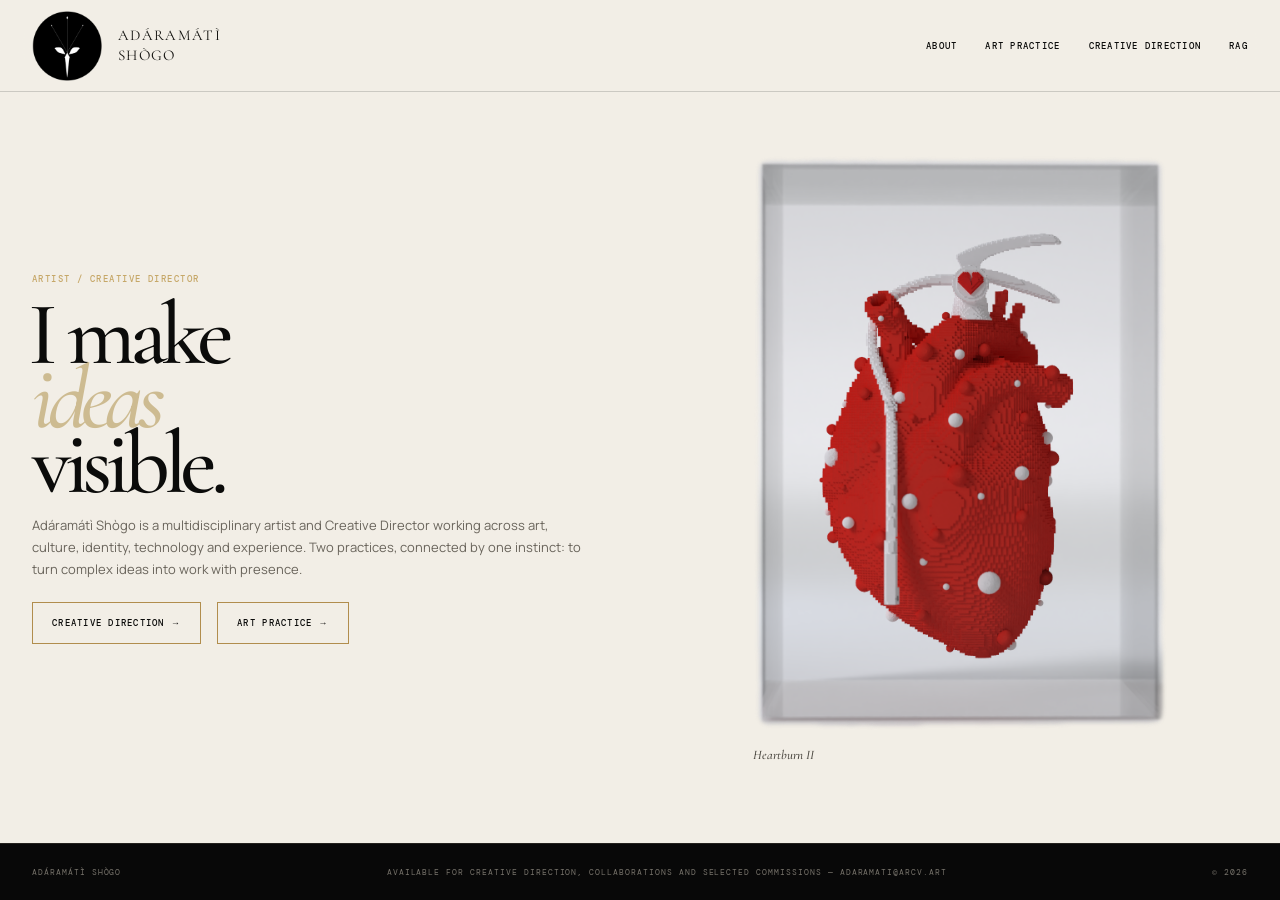
<file: index.html>
<!doctype html>
<html lang="en">
<head>
<meta charset="utf-8" />
<meta name="viewport" content="width=device-width,initial-scale=1" />
<title>Adáramátì Shògo — Creative Director &amp; Multidisciplinary Artist</title>
<meta name="description" content="Adáramátì Shògo is a Creative Director and multidisciplinary artist working across art, culture, identity, technology and experience. Explore creative direction and the art practice." />
<meta name="theme-color" content="#f2eee6" />
<link rel="icon" type="image/png" href="images/mark-round.png" />
<link rel="stylesheet" href="shared.css" />
<style>
html,body{height:100%}
body{overflow:hidden;display:flex;flex-direction:column}
main{flex:1;display:flex;padding-top:92px;min-height:0}
.hero{flex:1;padding-bottom:2vh;display:grid;grid-template-columns:1.15fr .85fr;column-gap:4vw;align-items:center;min-height:0}
h1{font:500 clamp(52px,7vw,120px)/.72 "Cormorant Garamond";letter-spacing:-.07em;margin:18px 0;text-indent:-.04em}
h1 em{font-style:italic;color:#cdbb91}
.intro{max-width:560px;color:#69645b;font-size:13px;line-height:1.7}
.actions{display:flex;gap:16px;margin-top:22px}
.art{display:flex;flex-direction:column;align-items:flex-start;justify-content:center;height:100%}
.art img{width:auto;height:auto;max-width:100%;max-height:64vh;display:block}
.art-caption{margin-top:16px}
.art-caption .title{display:block;font:500 13px "Cormorant Garamond";font-style:italic;color:#4a463f}
footer{flex-shrink:0}
@media(max-width:750px){
html,body{height:auto}
body{overflow:visible}
main{flex:none;display:block;padding-top:80px;min-height:0}
.hero{flex:none;display:block;padding-block:4vh;min-height:0}
.art{order:-1;padding-top:3vh;align-items:center;height:auto;display:flex}
.art-caption{text-align:center}
.art img{max-height:38vh}
.actions{flex-wrap:wrap}
footer{flex-shrink:unset}
}
</style>
</head>
<body>

<header>
<div class="container nav">
<a class="brand" href="index.html">
<img src="images/mark-round.png" alt="" />
<span class="brand-text"><span>Adáramátì</span><span>Shògo</span></span>
</a>
<input type="checkbox" id="nav-toggle" class="nav-toggle" />
<label for="nav-toggle" class="nav-burger" aria-label="Menu"><span></span><span></span><span></span></label>
<nav>
<a href="about.html">About</a>
<a href="art.html">Art Practice</a>
<a href="creative-direction.html">Creative Direction</a>
<a href="rag.html">RAG</a>
</nav>
</div>
</header>

<main>
<section class="hero container">
<div class="copy">
<div class="mono gold">Artist / Creative Director</div>
<h1>I make<br><em>ideas</em><br>visible.</h1>
<p class="intro">Adáramátì Shògo is a multidisciplinary artist and Creative Director working across art, culture, identity, technology and experience. Two practices, connected by one instinct: to turn complex ideas into work with presence.</p>
<div class="actions">
<a class="button" href="creative-direction.html">Creative Direction →</a>
<a class="button" href="art.html">Art Practice →</a>
</div>
</div>
<div class="art">
<img src="images/heartburn-ii-sculpture.png" alt="Heartburn II, resin sculpture" />
<div class="art-caption">
<span class="title">Heartburn II</span>
</div>
</div>
</section>
</main>

<footer>
<div class="container foot">
<span>Adáramátì Shògo</span>
<span>Available for creative direction, collaborations and selected commissions — <a href="mailto:adaramati@arcv.art">adaramati@arcv.art</a></span>
<span>© 2026</span>
</div>
</footer>

</body>
</html>
</file>
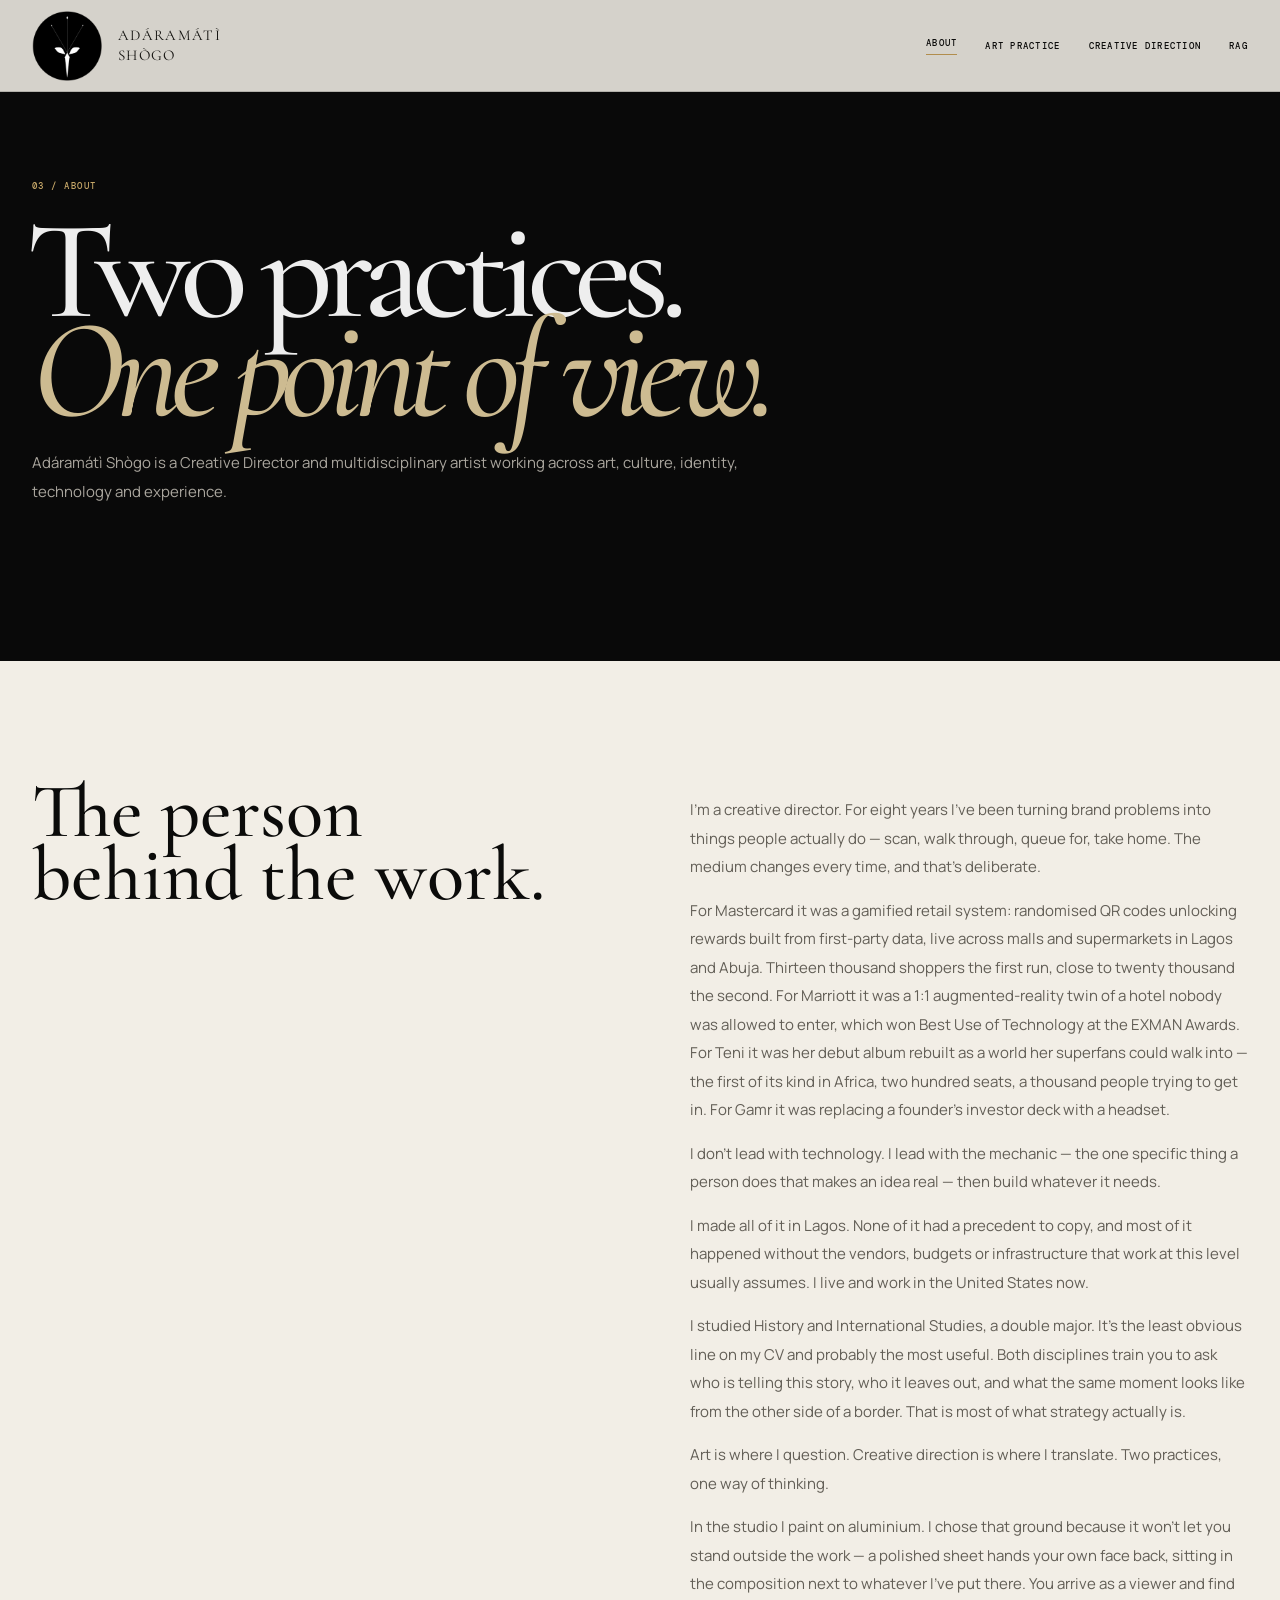
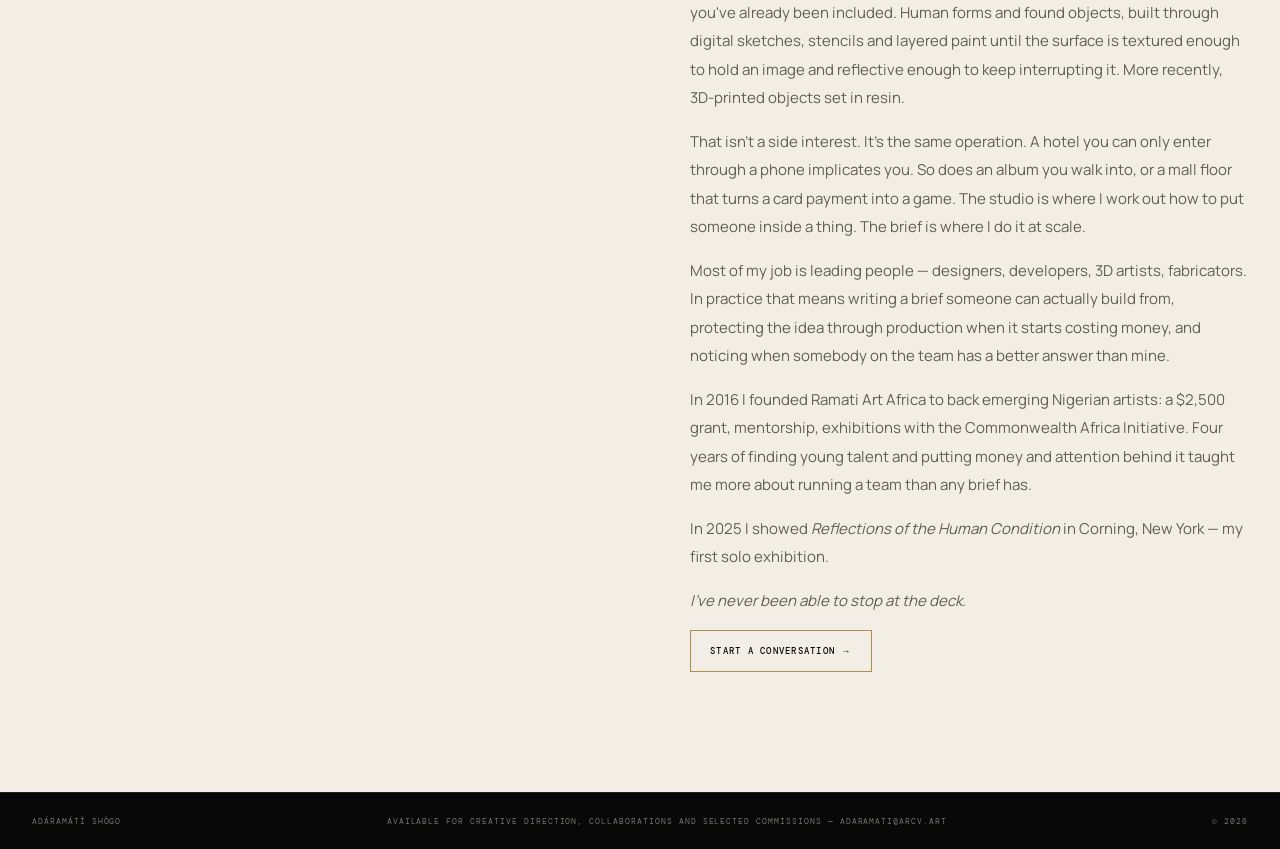
<file: about.html>
<!doctype html>
<html lang="en">
<head>
<meta charset="utf-8" />
<meta name="viewport" content="width=device-width,initial-scale=1" />
<title>About — Adáramátì Shògo</title>
<meta name="description" content="Adáramátì Shògo — Creative Director and multidisciplinary artist working across art, culture, identity, technology and experience." />
<meta name="theme-color" content="#090909" />
<link rel="icon" type="image/png" href="images/mark-round.png" />
<link rel="stylesheet" href="shared.css" />
<style>
.hero{padding:180px 0 140px;background:#090909;color:#eee}
h1{font:500 clamp(75px,11vw,160px)/.7 "Cormorant Garamond";letter-spacing:-.07em;margin:30px 0;text-indent:-.04em}
h1 em{font-style:italic;color:#cdbb91}
p{max-width:760px;font-size:15px;line-height:1.9;color:#aaa69e}
.body{padding:120px 0}
.grid{display:grid;grid-template-columns:1fr 1fr;gap:100px}
.grid h2{font:500 clamp(50px,6vw,90px)/.82 "Cormorant Garamond";margin:0}
.grid p{color:#625e56}
@media(max-width:750px){.grid{grid-template-columns:1fr;gap:45px}
}
</style>
</head>
<body>

<header>
<div class="container nav">
<a class="brand" href="index.html">
<img src="images/mark-round.png" alt="" />
<span class="brand-text"><span>Adáramátì</span><span>Shògo</span></span>
</a>
<input type="checkbox" id="nav-toggle" class="nav-toggle" />
<label for="nav-toggle" class="nav-burger" aria-label="Menu"><span></span><span></span><span></span></label>
<nav>
<a href="about.html" class="active">About</a>
<a href="art.html">Art Practice</a>
<a href="creative-direction.html">Creative Direction</a>
<a href="rag.html">RAG</a>
</nav>
</div>
</header>

<main>
<section class="hero">
<div class="container">
<div class="mono" style="color:#c6a768">03 / About</div>
<h1>Two practices.<br><em>One point of view.</em></h1>
<p>Adáramátì Shògo is a Creative Director and multidisciplinary artist working across art, culture, identity, technology and experience.</p>
</div>
</section>

<section class="body">
<div class="container grid">
<div>
<h2>The person<br>behind the work.</h2>
</div>
<div>
<p>I'm a creative director. For eight years I've been turning brand problems into things people actually do — scan, walk through, queue for, take home. The medium changes every time, and that's deliberate.</p>
<p>For Mastercard it was a gamified retail system: randomised QR codes unlocking rewards built from first-party data, live across malls and supermarkets in Lagos and Abuja. Thirteen thousand shoppers the first run, close to twenty thousand the second. For Marriott it was a 1:1 augmented-reality twin of a hotel nobody was allowed to enter, which won Best Use of Technology at the EXMAN Awards. For Teni it was her debut album rebuilt as a world her superfans could walk into — the first of its kind in Africa, two hundred seats, a thousand people trying to get in. For Gamr it was replacing a founder's investor deck with a headset.</p>
<p>I don't lead with technology. I lead with the mechanic — the one specific thing a person does that makes an idea real — then build whatever it needs.</p>
<p>I made all of it in Lagos. None of it had a precedent to copy, and most of it happened without the vendors, budgets or infrastructure that work at this level usually assumes. I live and work in the United States now.</p>
<p>I studied History and International Studies, a double major. It's the least obvious line on my CV and probably the most useful. Both disciplines train you to ask who is telling this story, who it leaves out, and what the same moment looks like from the other side of a border. That is most of what strategy actually is.</p>
<p>Art is where I question. Creative direction is where I translate. Two practices, one way of thinking.</p>
<p>In the studio I paint on aluminium. I chose that ground because it won't let you stand outside the work — a polished sheet hands your own face back, sitting in the composition next to whatever I've put there. You arrive as a viewer and find you've already been included. Human forms and found objects, built through digital sketches, stencils and layered paint until the surface is textured enough to hold an image and reflective enough to keep interrupting it. More recently, 3D-printed objects set in resin.</p>
<p>That isn't a side interest. It's the same operation. A hotel you can only enter through a phone implicates you. So does an album you walk into, or a mall floor that turns a card payment into a game. The studio is where I work out how to put someone inside a thing. The brief is where I do it at scale.</p>
<p>Most of my job is leading people — designers, developers, 3D artists, fabricators. In practice that means writing a brief someone can actually build from, protecting the idea through production when it starts costing money, and noticing when somebody on the team has a better answer than mine.</p>
<p>In 2016 I founded Ramati Art Africa to back emerging Nigerian artists: a $2,500 grant, mentorship, exhibitions with the Commonwealth Africa Initiative. Four years of finding young talent and putting money and attention behind it taught me more about running a team than any brief has.</p>
<p>In 2025 I showed <em>Reflections of the Human Condition</em> in Corning, New York — my first solo exhibition.</p>
<p><em>I've never been able to stop at the deck.</em></p>
<a class="button" href="mailto:adaramati@arcv.art">Start a conversation →</a>
</div>
</div>
</section>
</main>

<footer>
<div class="container foot">
<span>Adáramátì Shògo</span>
<span>Available for creative direction, collaborations and selected commissions — <a href="mailto:adaramati@arcv.art">adaramati@arcv.art</a></span>
<span>© 2026</span>
</div>
</footer>

</body>
</html>
</file>
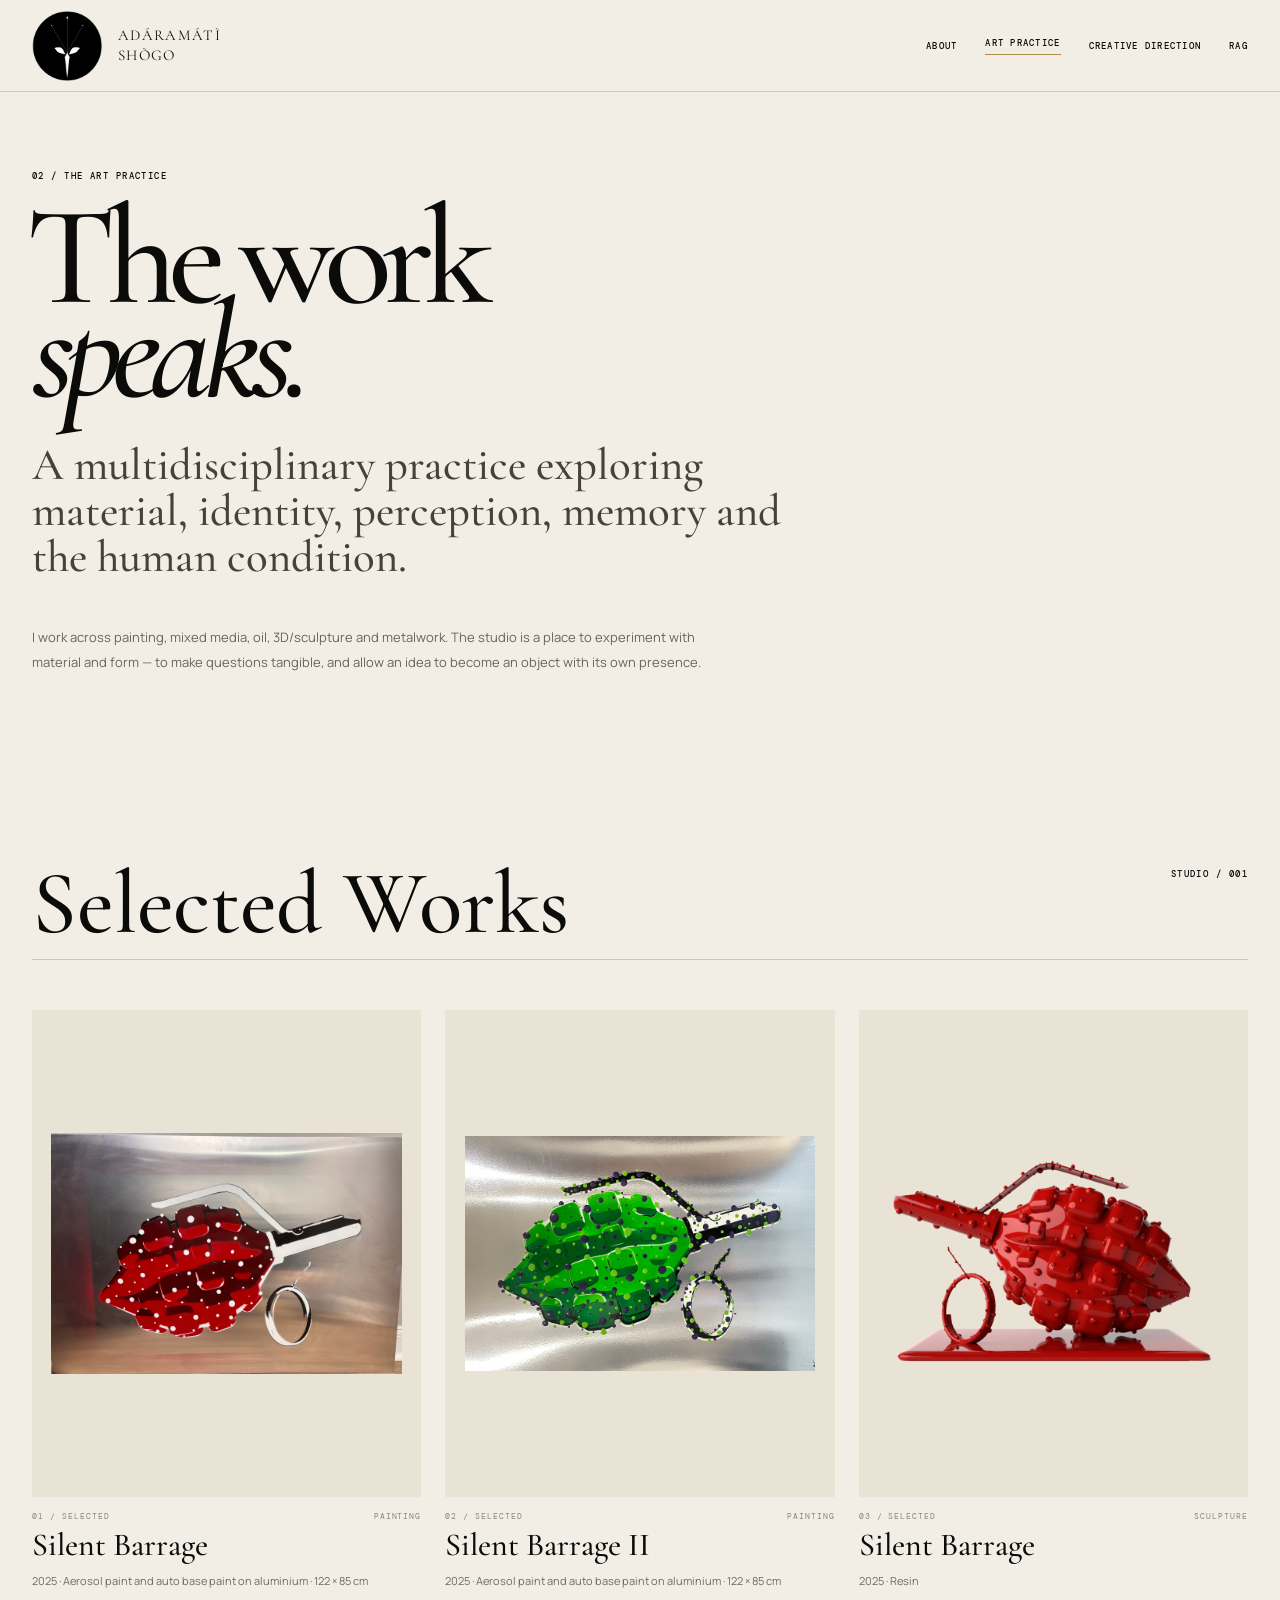
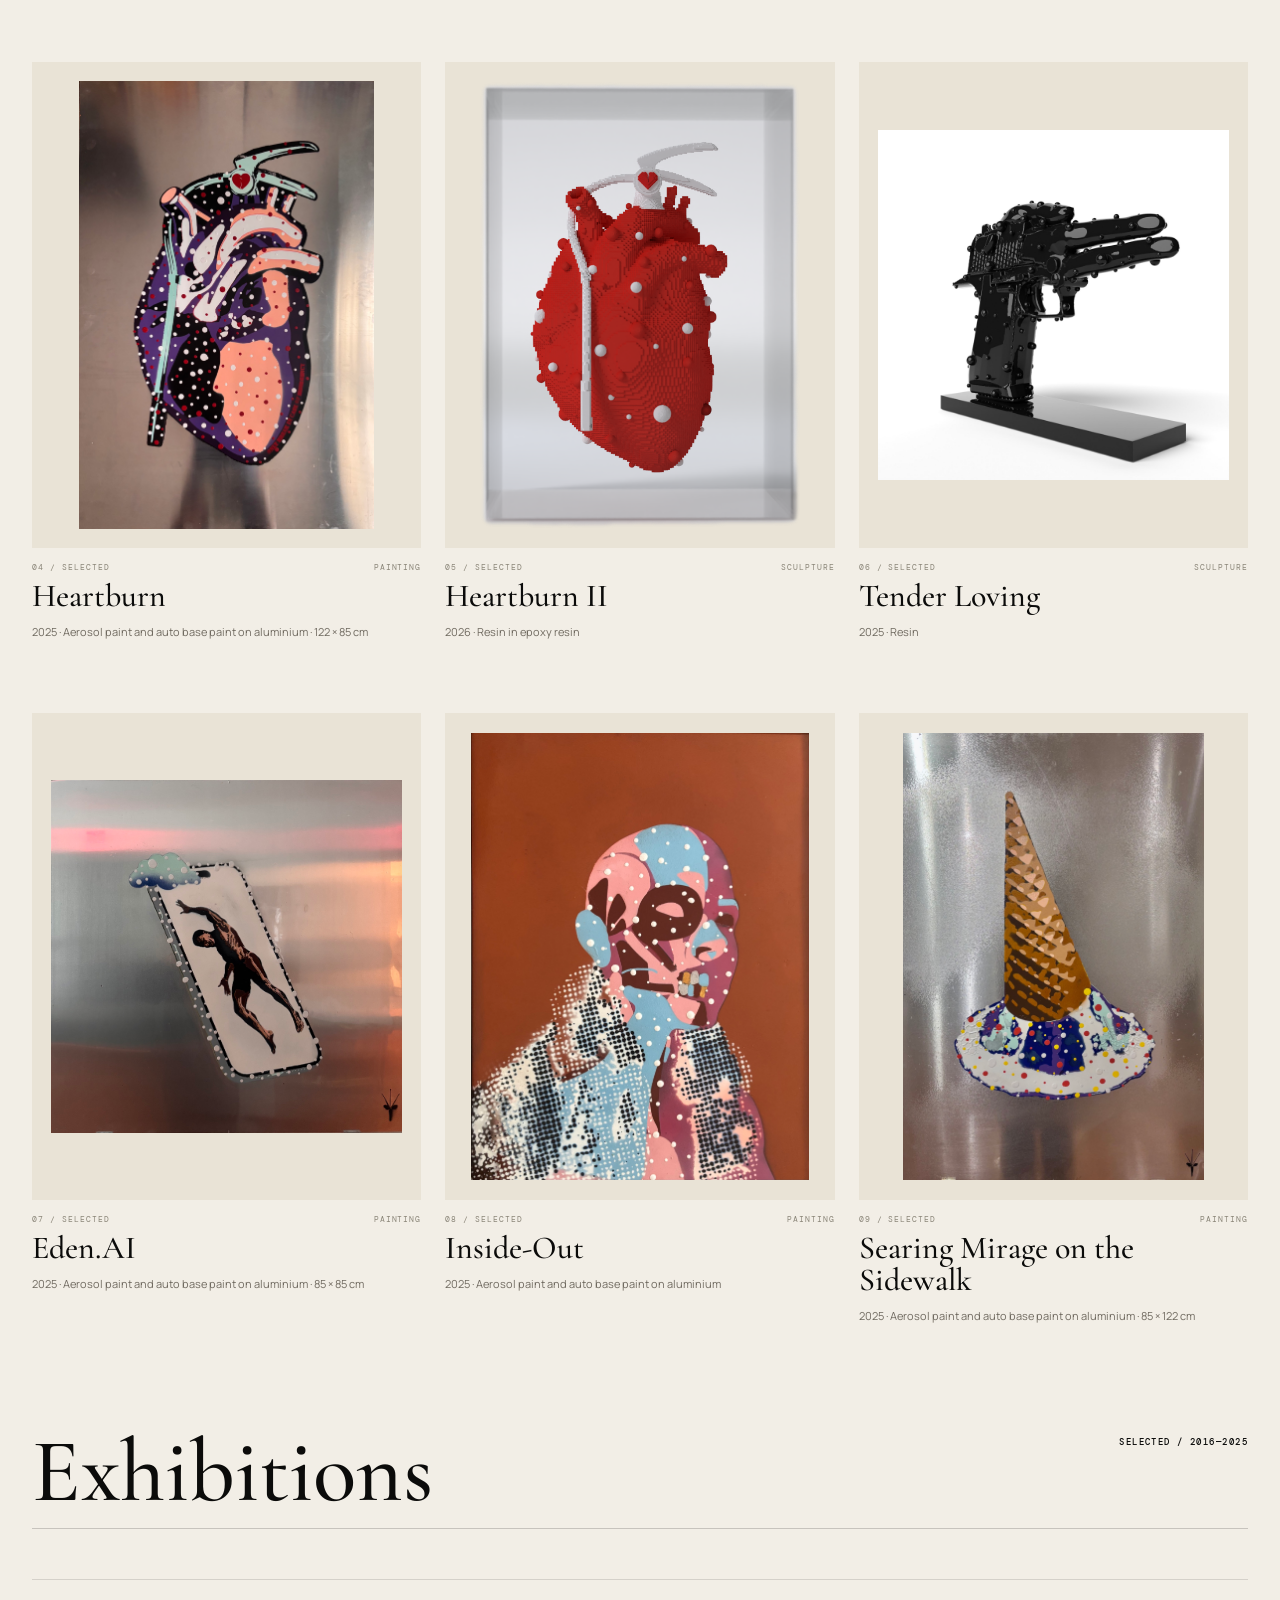
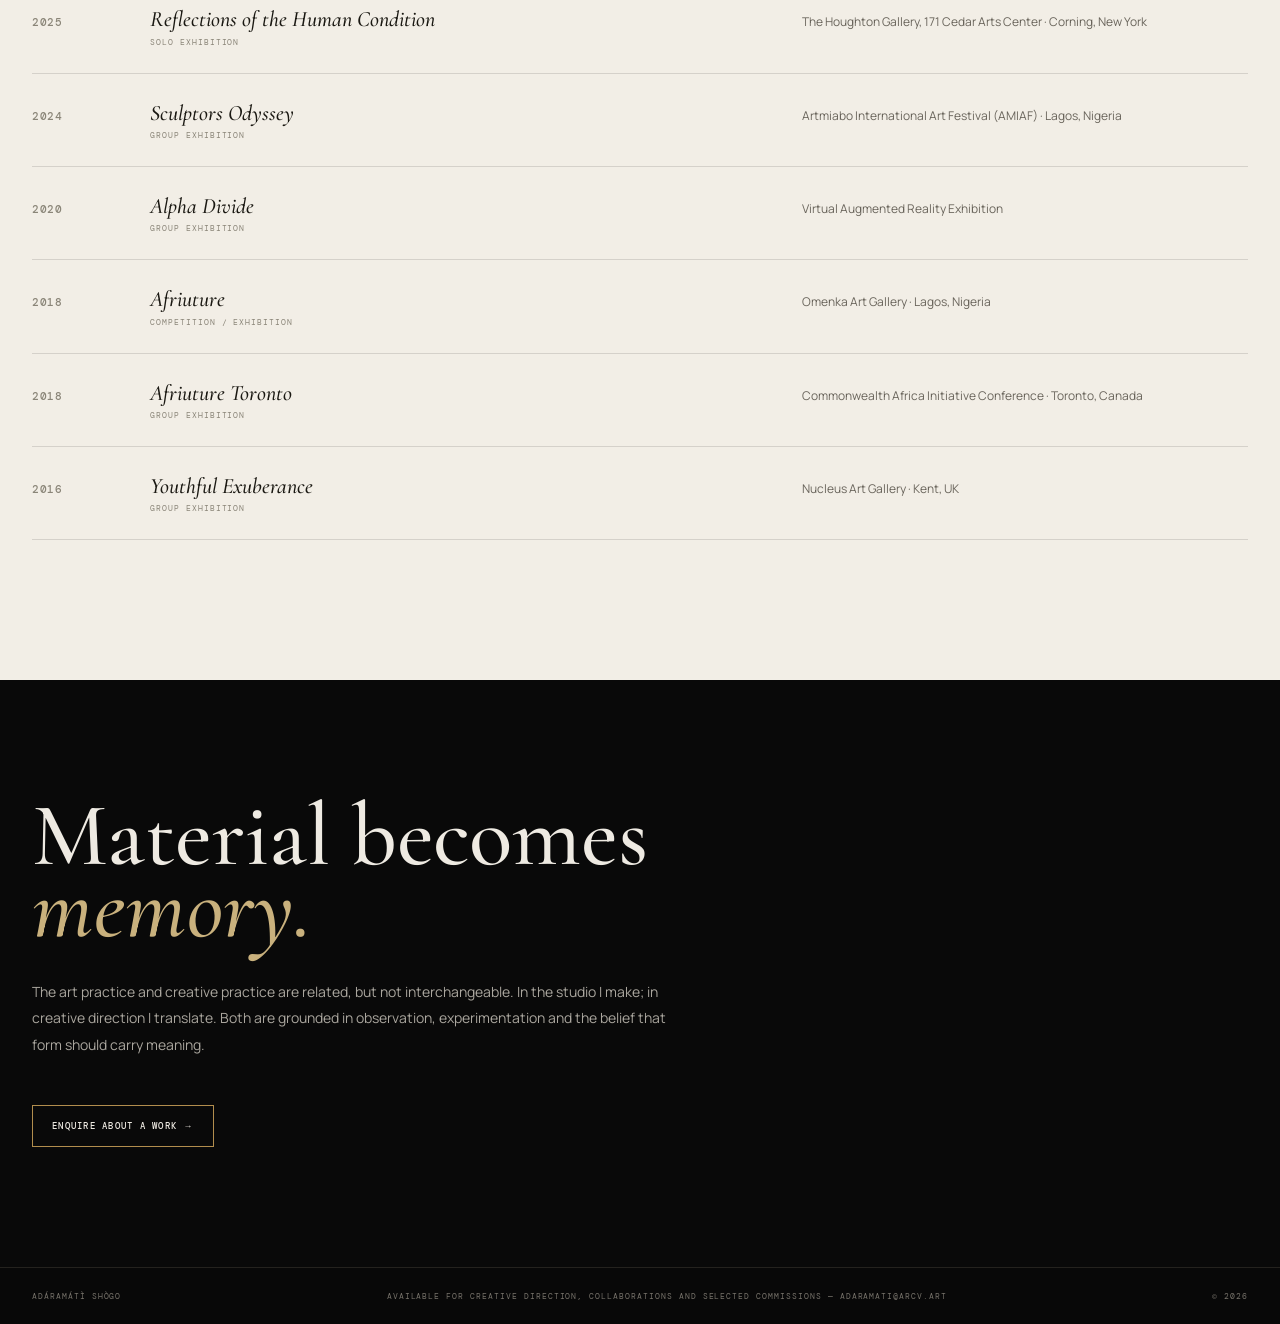
<file: art.html>
<!doctype html>
<html lang="en">
<head>
<meta charset="utf-8" />
<meta name="viewport" content="width=device-width,initial-scale=1" />
<title>Adáramátì Shògo — Art</title>
<meta name="description" content="The art practice of Adáramátì Shògo — painting, mixed media, 3D-printed sculpture and metalwork exploring material, memory and the human condition." />
<meta name="theme-color" content="#f2eee6" />
<link rel="icon" type="image/png" href="images/mark-round.png" />
<link rel="stylesheet" href="shared.css" />
<style>
.hero{padding:170px 0 100px}
.hero h1{font:500 clamp(80px,11vw,175px)/.67 "Cormorant Garamond";letter-spacing:-.07em;margin:28px 0;text-indent:-.04em}
.hero em{font-style:italic}
.lead{max-width:760px;font:500 clamp(27px,3.5vw,48px)/1.02 "Cormorant Garamond";color:#464139}
.bio{max-width:700px;color:#69645b;font-size:13px;line-height:1.9;margin-top:28px}
.gallery{padding:80px 0 40px}
.exhibitions{padding:60px 0 140px}
.exhibit-row{display:grid;grid-template-columns:90px 1.4fr 1fr;gap:28px;padding:26px 0;border-bottom:1px solid rgba(0,0,0,.12);align-items:baseline}
.exhibit-row:first-child{border-top:1px solid rgba(0,0,0,.12)}
.exhibit-year{font:500 11px DM Mono;letter-spacing:.06em;color:#8a8578}
.exhibit-main{display:flex;flex-direction:column;gap:4px}
.exhibit-title{font:500 22px/1.2 "Cormorant Garamond";font-style:italic;color:#1a1812}
.exhibit-type{font:8px DM Mono;letter-spacing:.12em;text-transform:uppercase;color:#8a8578}
.exhibit-venue{font-size:12px;line-height:1.6;color:#69645b}
@media(max-width:700px){
.exhibit-row{grid-template-columns:1fr;gap:6px;padding:22px 0}
.exhibit-year{order:-1}
}
.head{display:flex;justify-content:space-between;border-bottom:1px solid rgba(0,0,0,.18);padding-bottom:20px;margin-bottom:50px}
.head h2{font:500 clamp(55px,7vw,100px)/.8 "Cormorant Garamond";margin:0}
.gallerygrid{display:grid;grid-template-columns:repeat(3,1fr);gap:60px 24px}
.image{aspect-ratio:4/5;background:#e9e3d6;position:relative;overflow:hidden}
.image img{position:absolute;inset:0;width:100%;height:100%;object-fit:contain;padding:5%}
.meta{display:flex;justify-content:space-between;margin-top:14px;font:8px DM Mono;letter-spacing:.12em;text-transform:uppercase;color:#8a8578}
.piece h3{font:500 32px/1 "Cormorant Garamond";margin:8px 0}
.piece p{font-size:11px;line-height:1.7;color:#706a60}
@media(max-width:1100px){.gallerygrid{grid-template-columns:1fr 1fr}}
.dark{background:#090909;color:#eeeae2;padding:120px 0}
.dark h2{font:500 clamp(55px,7vw,105px)/.8 "Cormorant Garamond";margin:0}
.dark em{font-style:italic;color:#c9b17d}
.dark p{max-width:650px;color:#aaa69e;font-size:14px;line-height:1.9;margin-top:35px}
@media(max-width:700px){.gallerygrid{grid-template-columns:1fr}}
</style>
</head>
<body>

<header>
<div class="container nav">
<a class="brand" href="index.html">
<img src="images/mark-round.png" alt="" />
<span class="brand-text"><span>Adáramátì</span><span>Shògo</span></span>
</a>
<input type="checkbox" id="nav-toggle" class="nav-toggle" />
<label for="nav-toggle" class="nav-burger" aria-label="Menu"><span></span><span></span><span></span></label>
<nav>
<a href="about.html">About</a>
<a href="art.html" class="active">Art Practice</a>
<a href="creative-direction.html">Creative Direction</a>
<a href="rag.html">RAG</a>
</nav>
</div>
</header>

<main>
<section class="hero">
<div class="container">
<div class="mono">02 / The Art Practice</div>
<h1>The work<br><em>speaks.</em></h1>
<p class="lead">A multidisciplinary practice exploring material, identity, perception, memory and the human condition.</p>
<p class="bio">I work across painting, mixed media, oil, 3D/sculpture and metalwork. The studio is a place to experiment with material and form — to make questions tangible, and allow an idea to become an object with its own presence.</p>
</div>
</section>

<section class="gallery">
<div class="container">
<div class="head">
<h2>Selected Works</h2>
<span class="mono">Studio / 001</span>
</div>
<div class="gallerygrid">

<article class="piece">
<div class="image">
<img src="images/silent-barrage-painting.jpg" alt="Silent Barrage, 2025" />
</div>
<div class="meta">
<span>01 / Selected</span>
<span>Painting</span>
</div>
<h3>Silent Barrage</h3>
<p>2025 · Aerosol paint and auto base paint on aluminium · 122 × 85 cm</p>
</article>

<article class="piece">
<div class="image">
<img src="images/silent-barrage-ii.jpg" alt="Silent Barrage II, 2025" />
</div>
<div class="meta">
<span>02 / Selected</span>
<span>Painting</span>
</div>
<h3>Silent Barrage II</h3>
<p>2025 · Aerosol paint and auto base paint on aluminium · 122 × 85 cm</p>
</article>

<article class="piece">
<div class="image">
<img src="images/silent-barrage-sculpture.png" alt="Silent Barrage, 2025, resin" />
</div>
<div class="meta">
<span>03 / Selected</span>
<span>Sculpture</span>
</div>
<h3>Silent Barrage</h3>
<p>2025 · Resin</p>
</article>

<article class="piece">
<div class="image">
<img src="images/heartburn-painting.jpg" alt="Heartburn, 2025" />
</div>
<div class="meta">
<span>04 / Selected</span>
<span>Painting</span>
</div>
<h3>Heartburn</h3>
<p>2025 · Aerosol paint and auto base paint on aluminium · 122 × 85 cm</p>
</article>

<article class="piece">
<div class="image">
<img src="images/heartburn-ii-sculpture.png" alt="Heartburn II, 2026, resin sculpture" />
</div>
<div class="meta">
<span>05 / Selected</span>
<span>Sculpture</span>
</div>
<h3>Heartburn II</h3>
<p>2026 · Resin in epoxy resin</p>
</article>

<article class="piece">
<div class="image">
<img src="images/tender-loving.jpg" alt="Tender Loving, 2025" />
</div>
<div class="meta">
<span>06 / Selected</span>
<span>Sculpture</span>
</div>
<h3>Tender Loving</h3>
<p>2025 · Resin</p>
</article>

<article class="piece">
<div class="image">
<img src="images/eden-ai.jpg" alt="Eden.AI, 2025" />
</div>
<div class="meta">
<span>07 / Selected</span>
<span>Painting</span>
</div>
<h3>Eden.AI</h3>
<p>2025 · Aerosol paint and auto base paint on aluminium · 85 × 85 cm</p>
</article>

<article class="piece">
<div class="image">
<img src="images/inside-out.jpg" alt="Inside-Out, 2025" />
</div>
<div class="meta">
<span>08 / Selected</span>
<span>Painting</span>
</div>
<h3>Inside-Out</h3>
<p>2025 · Aerosol paint and auto base paint on aluminium</p>
</article>

<article class="piece">
<div class="image">
<img src="images/searing-mirage.jpg" alt="Searing Mirage on the Sidewalk, 2025" />
</div>
<div class="meta">
<span>09 / Selected</span>
<span>Painting</span>
</div>
<h3>Searing Mirage on the Sidewalk</h3>
<p>2025 · Aerosol paint and auto base paint on aluminium · 85 × 122 cm</p>
</article>

</div>
</div>
</section>

<section class="exhibitions">
<div class="container">
<div class="head">
<h2>Exhibitions</h2>
<span class="mono">Selected / 2016—2025</span>
</div>
<div class="exhibit-list">

<div class="exhibit-row">
<span class="exhibit-year">2025</span>
<div class="exhibit-main">
<span class="exhibit-title">Reflections of the Human Condition</span>
<span class="exhibit-type">Solo Exhibition</span>
</div>
<span class="exhibit-venue">The Houghton Gallery, 171 Cedar Arts Center · Corning, New York</span>
</div>

<div class="exhibit-row">
<span class="exhibit-year">2024</span>
<div class="exhibit-main">
<span class="exhibit-title">Sculptors Odyssey</span>
<span class="exhibit-type">Group Exhibition</span>
</div>
<span class="exhibit-venue">Artmiabo International Art Festival (AMIAF) · Lagos, Nigeria</span>
</div>

<div class="exhibit-row">
<span class="exhibit-year">2020</span>
<div class="exhibit-main">
<span class="exhibit-title">Alpha Divide</span>
<span class="exhibit-type">Group Exhibition</span>
</div>
<span class="exhibit-venue">Virtual Augmented Reality Exhibition</span>
</div>

<div class="exhibit-row">
<span class="exhibit-year">2018</span>
<div class="exhibit-main">
<span class="exhibit-title">Afriuture</span>
<span class="exhibit-type">Competition / Exhibition</span>
</div>
<span class="exhibit-venue">Omenka Art Gallery · Lagos, Nigeria</span>
</div>

<div class="exhibit-row">
<span class="exhibit-year">2018</span>
<div class="exhibit-main">
<span class="exhibit-title">Afriuture Toronto</span>
<span class="exhibit-type">Group Exhibition</span>
</div>
<span class="exhibit-venue">Commonwealth Africa Initiative Conference · Toronto, Canada</span>
</div>

<div class="exhibit-row">
<span class="exhibit-year">2016</span>
<div class="exhibit-main">
<span class="exhibit-title">Youthful Exuberance</span>
<span class="exhibit-type">Group Exhibition</span>
</div>
<span class="exhibit-venue">Nucleus Art Gallery · Kent, UK</span>
</div>

</div>
</div>
</section>

<section class="dark">
<div class="container">
<h2>Material becomes<br><em>memory.</em></h2>
<p>The art practice and creative practice are related, but not interchangeable. In the studio I make; in creative direction I translate. Both are grounded in observation, experimentation and the belief that form should carry meaning.</p>
<a class="button" href="mailto:adaramati@arcv.art" style="margin-top:32px;display:inline-block">Enquire about a work →</a>
</div>
</section>
</main>

<footer>
<div class="container foot">
<span>Adáramátì Shògo</span>
<span>Available for creative direction, collaborations and selected commissions — <a href="mailto:adaramati@arcv.art">adaramati@arcv.art</a></span>
<span>© 2026</span>
</div>
</footer>

</body>
</html>
</file>
<file: shared.css>
@import url('https://fonts.googleapis.com/css2?family=Cormorant+Garamond:wght@400;500;600&family=DM+Mono:wght@400;500&family=Manrope:wght@400;500;600&display=swap');
:root{--b:#080808;--p:#f2eee6;--g:#b18d4d;--m:#858078;--line:rgba(255,255,255,.16);--dark:#11110f;--pad:clamp(18px,4vw,68px);--container:1400px;--gutter:32px}

*{box-sizing:border-box}
html{scroll-behavior:smooth;overflow-y:scroll}
body{margin:0;background:var(--p);color:#0b0b0a;font-family:Manrope,Arial,sans-serif}
a{color:inherit;text-decoration:none}
img{max-width:100%;display:block}
.mono{font:500 9px DM Mono,monospace;letter-spacing:.16em;text-transform:uppercase}
.gold{color:#c6a768}
.container{width:100%;max-width:calc(var(--container) + var(--gutter) * 2);margin-inline:auto;padding-inline:var(--gutter)}

header{height:92px;position:fixed;z-index:20;top:0;left:0;right:0;background:rgba(242,238,230,.88);backdrop-filter:blur(18px);border-bottom:1px solid rgba(0,0,0,.16)}
.nav{height:100%;display:flex;align-items:center;justify-content:space-between}
.brand{display:flex;align-items:center;gap:16px}
.brand img{width:70px;height:70px;flex-shrink:0}
.brand-text{display:flex;flex-direction:column;justify-content:center;line-height:1.3;font-family:"Cormorant Garamond",Georgia,serif}
.brand-text span{font-size:15px;letter-spacing:.09em;text-transform:uppercase;color:#141310}
nav{display:flex;gap:28px;align-items:center}
nav a{font:500 9px DM Mono;letter-spacing:.14em;text-transform:uppercase}
nav a:hover{color:var(--g)}
.active{border-bottom:1px solid var(--g);padding-bottom:5px}

.nav-toggle{position:absolute;opacity:0;pointer-events:none}
.nav-burger{display:none;flex-direction:column;gap:5px;cursor:pointer;width:24px;padding:8px 0}
.nav-burger span{display:block;height:1.5px;width:100%;background:#141310;transition:transform 220ms cubic-bezier(.23,1,.32,1),opacity 220ms cubic-bezier(.23,1,.32,1)}
.nav-toggle:checked ~ .nav-burger span:nth-child(1){transform:translateY(6.5px) rotate(45deg)}
.nav-toggle:checked ~ .nav-burger span:nth-child(2){opacity:0}
.nav-toggle:checked ~ .nav-burger span:nth-child(3){transform:translateY(-6.5px) rotate(-45deg)}

.serif{font-family:"Cormorant Garamond",Georgia,serif}
.button{display:inline-block;border:1px solid var(--g);padding:14px 19px;font:500 9px DM Mono;letter-spacing:.14em;text-transform:uppercase;transition:background 200ms cubic-bezier(.23,1,.32,1),color 200ms cubic-bezier(.23,1,.32,1),transform 160ms cubic-bezier(.23,1,.32,1)}
.button:hover{background:var(--g);color:#090909}
.button:active{transform:scale(.97)}

footer{background:#080808;color:#77736b;border-top:1px solid #24221e;padding:23px 0}
.foot{display:flex;justify-content:space-between;font:400 8px DM Mono;letter-spacing:.12em;text-transform:uppercase}

@media(max-width:750px){
.nav-burger{display:flex}
nav{
  position:fixed;top:92px;left:0;right:0;
  flex-direction:column;align-items:stretch;gap:0;
  background:rgba(242,238,230,.98);
  backdrop-filter:blur(18px);
  border-bottom:1px solid rgba(0,0,0,.16);
  max-height:0;overflow:hidden;
  transition:max-height 280ms cubic-bezier(.23,1,.32,1);
}
nav a{display:block;width:100%;padding:16px var(--pad);border-bottom:1px solid rgba(0,0,0,.08)}
.nav-toggle:checked ~ nav{max-height:320px}
.foot{flex-direction:column;gap:10px}
}

@media (prefers-reduced-motion: reduce) {
  html { scroll-behavior: auto; }
  * { transition-duration: 120ms !important; }
}
</file>
